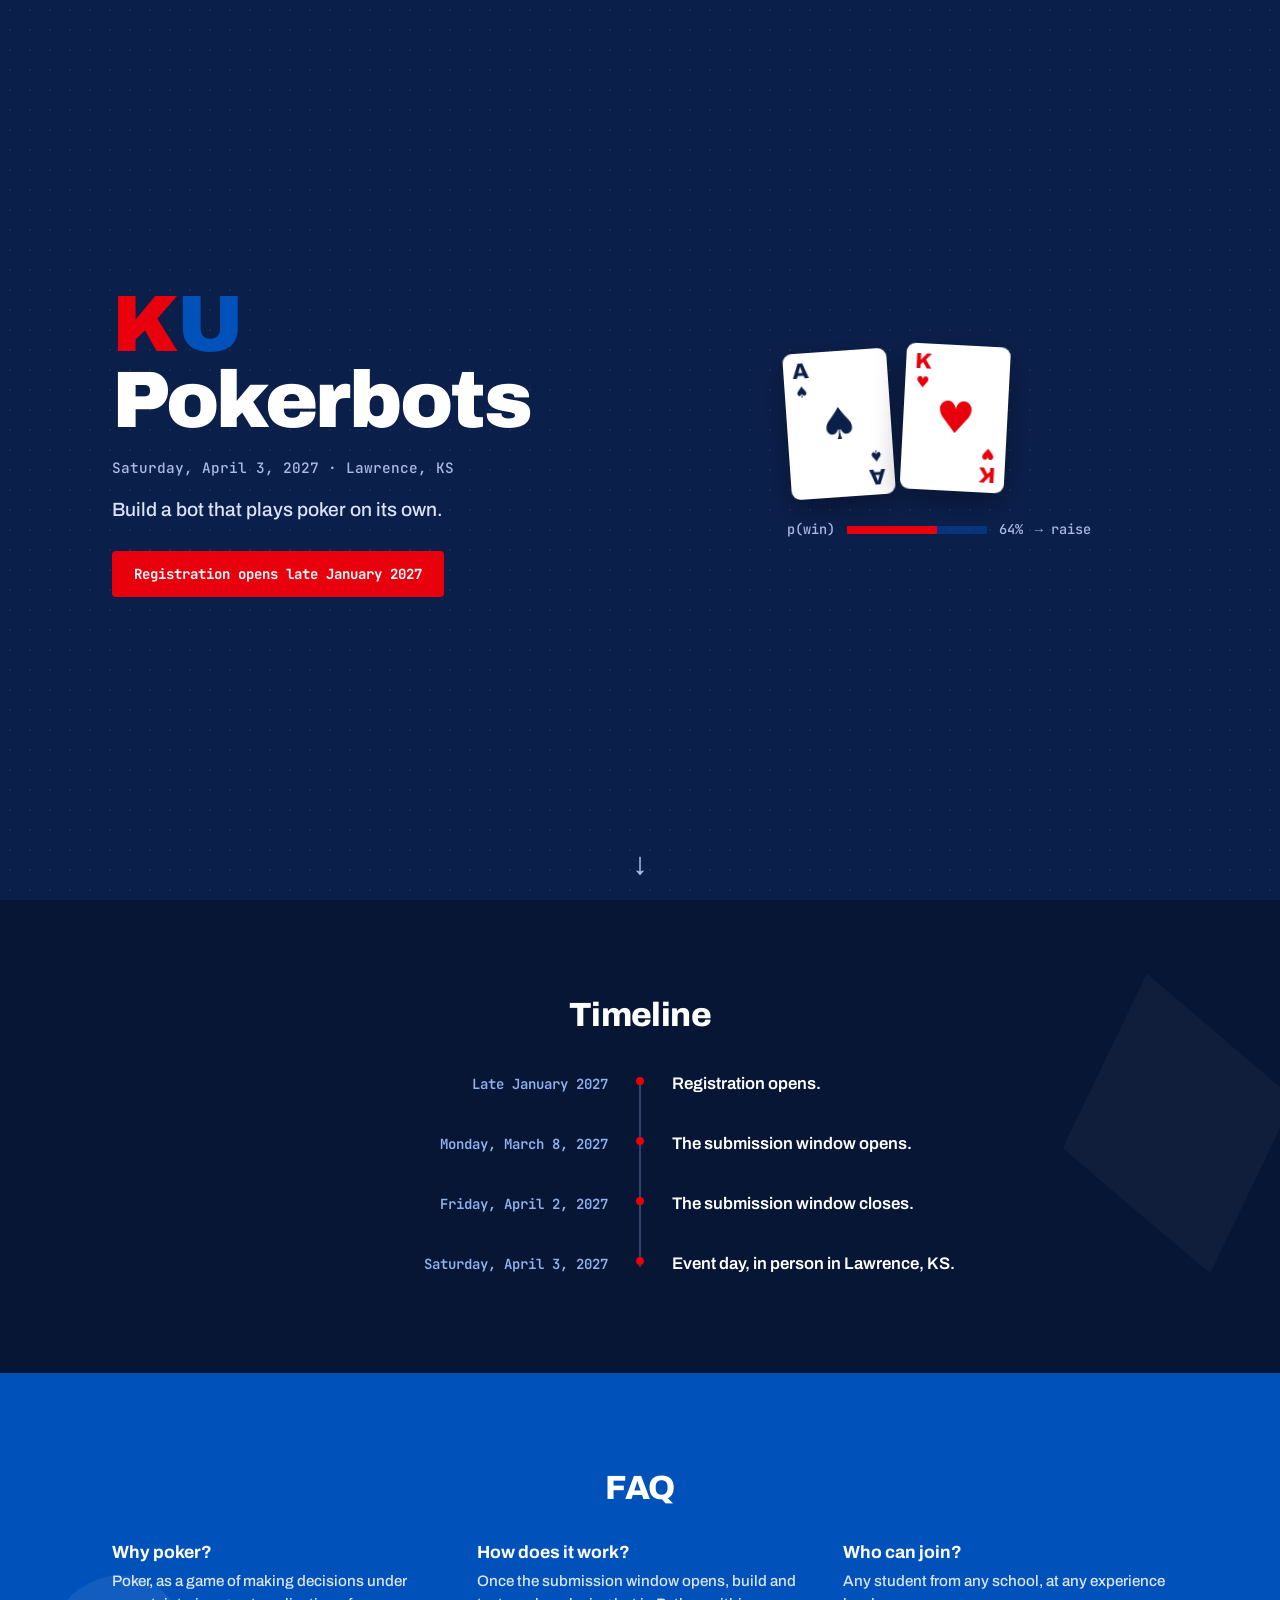
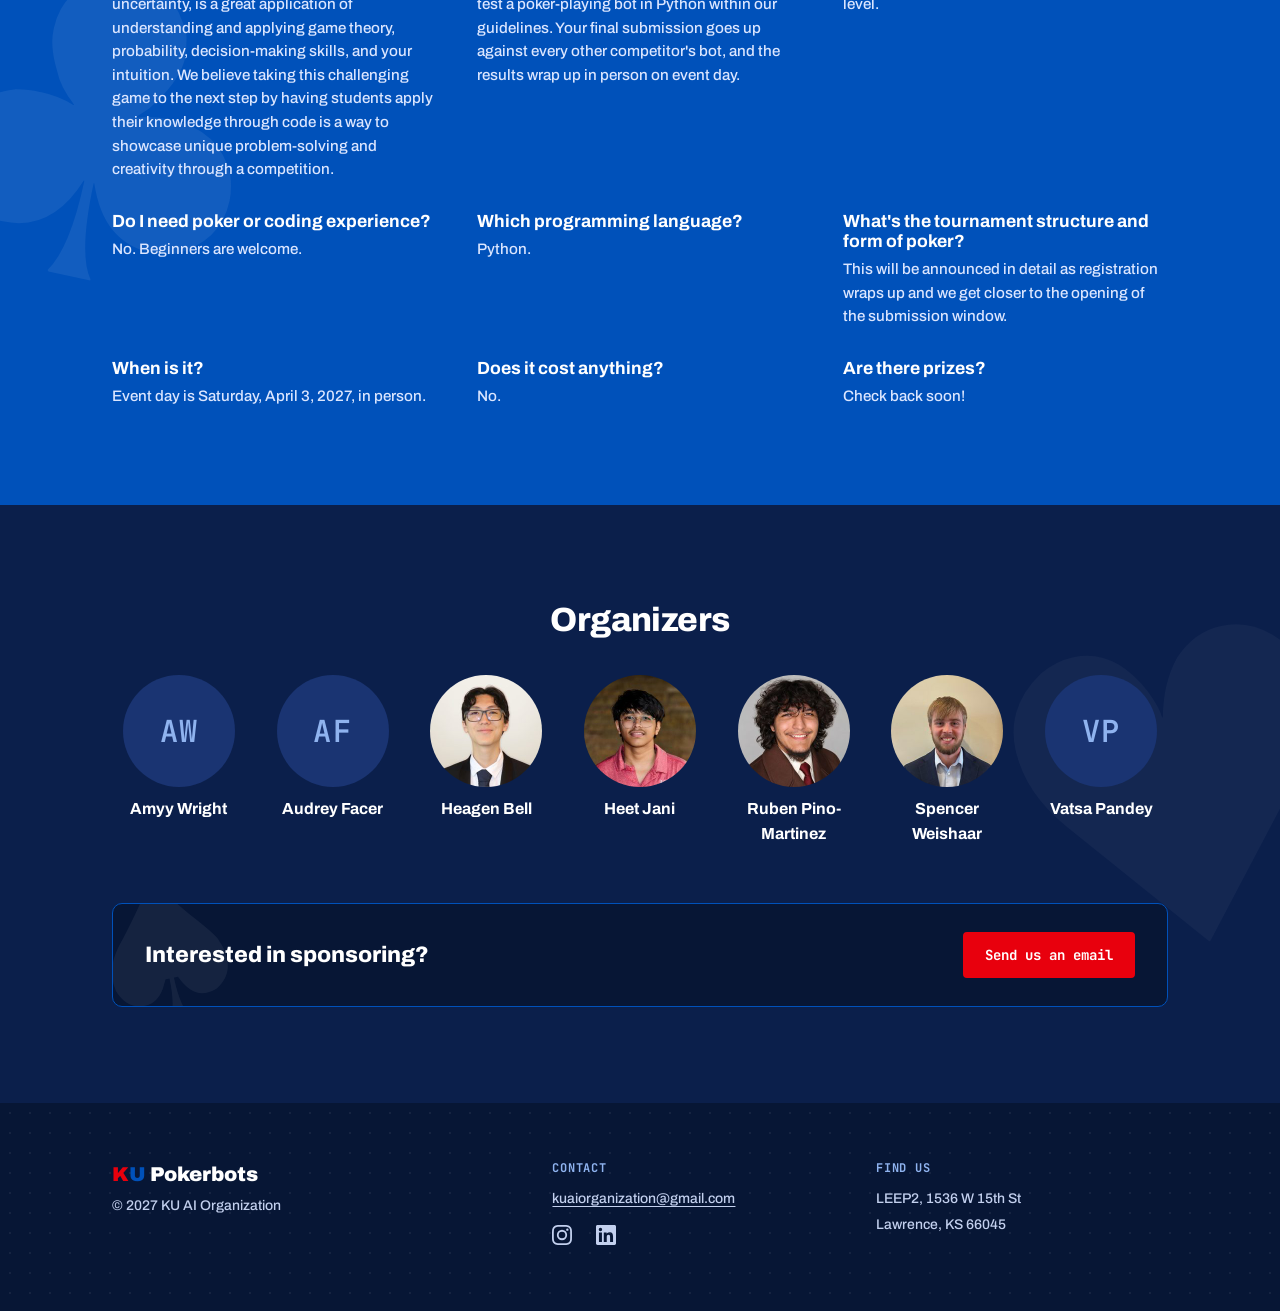
<file: index.html>
<!doctype html>
<html lang="en">
<head>
  <meta charset="utf-8">
  <meta name="viewport" content="width=device-width, initial-scale=1">
  <title>KU Pokerbots</title>
  <meta name="description" content="KU Pokerbots: a poker bot competition hosted by the KU AI Club. Event day is Saturday, April 3, 2027 in Lawrence, KS, open to students from any school, any experience level.">
  <link rel="stylesheet" href="assets/css/style.css">
  <script src="assets/js/hero.js" defer></script>
</head>
<body>
  <main>
    <section class="band band--navy hero">
      <div class="wrap hero-grid">
        <div class="hero-copy">
          <h1 class="wordmark"><span class="ku-k">K</span><span class="ku-u">U</span> Pokerbots</h1>
          <p class="meta">Saturday, April 3, 2027 · Lawrence, KS</p>
          <p class="pitch">Build a bot that plays poker on its own.</p>
          <div class="actions">
            <!-- Enable and link the button when registration opens -->
            <button class="btn btn--primary" type="button" disabled>Registration opens late January 2027</button>
            <!-- TBD(open): event Discord; when decided add <a class="btn btn--secondary" href="DISCORD_URL">Join Discord</a> -->
          </div>
          <!-- TBD(open): sponsors; "Sponsored by" row goes here once confirmed (no logos until approved) -->
        </div>
        <div class="hand" aria-hidden="true">
          <div class="cards">
            <span class="card"><span class="card-flip"><span class="card-face"><span class="card-index">A<span class="card-pip">♠&#xFE0E;</span></span><span class="card-suit">♠&#xFE0E;</span><span class="card-index card-index--flip">A<span class="card-pip">♠&#xFE0E;</span></span></span><span class="card-back"></span></span></span>
            <span class="card card--red"><span class="card-flip"><span class="card-face"><span class="card-index">K<span class="card-pip">♥&#xFE0E;</span></span><span class="card-suit">♥&#xFE0E;</span><span class="card-index card-index--flip">K<span class="card-pip">♥&#xFE0E;</span></span></span><span class="card-back"></span></span></span>
          </div>
          <p class="readout">p(win) <span class="readout-bar"><span class="readout-fill"></span></span> <span class="readout-pct" data-count-to="64">64%</span> <span class="readout-act">→ raise</span></p>
        </div>
      </div>
      <a class="scroll-cue" href="#timeline" aria-label="Scroll to timeline"><span aria-hidden="true">↓</span></a>
    </section>

    <section class="band band--deep has-suit suit-diamond" id="timeline" aria-labelledby="timeline-heading">
      <div class="wrap">
        <h2 class="band-title" id="timeline-heading">Timeline</h2>
        <ol class="timeline">
          <li>
            <span class="tl-date">Late January 2027</span>
            <span class="tl-what">Registration opens.</span>
          </li>
          <li>
            <span class="tl-date">Monday, March 8, 2027</span>
            <span class="tl-what">The submission window opens.</span>
          </li>
          <li>
            <span class="tl-date">Friday, April 2, 2027</span>
            <span class="tl-what">The submission window closes.</span>
          </li>
          <li>
            <span class="tl-date">Saturday, April 3, 2027</span>
            <span class="tl-what">Event day, in person in Lawrence, KS.</span>
          </li>
        </ol>
      </div>
    </section>

    <section class="band band--blue has-suit suit-club suit--left" id="faq" aria-labelledby="faq-heading">
      <div class="wrap">
        <h2 class="band-title" id="faq-heading">FAQ</h2>
        <div class="faq-grid">
          <div class="faq-item">
            <h3>Why poker?</h3>
            <p>Poker, as a game of making decisions under uncertainty, is a great application of understanding and applying game theory, probability, decision-making skills, and your intuition. We believe taking this challenging game to the next step by having students apply their knowledge through code is a way to showcase unique problem-solving and creativity through a competition.</p>
          </div>
          <div class="faq-item">
            <h3>How does it work?</h3>
            <p>Once the submission window opens, build and test a poker-playing bot in Python within our guidelines. Your final submission goes up against every other competitor's bot, and the results wrap up in person on event day.</p>
          </div>
          <div class="faq-item">
            <h3>Who can join?</h3>
            <p>Any student from any school, at any experience level.</p>
          </div>
          <div class="faq-item">
            <h3>Do I need poker or coding experience?</h3>
            <p>No. Beginners are welcome.</p>
          </div>
          <div class="faq-item">
            <h3>Which programming language?</h3>
            <p>Python.</p>
          </div>
          <div class="faq-item">
            <h3>What's the tournament structure and form of poker?</h3>
            <p>This will be announced in detail as registration wraps up and we get closer to the opening of the submission window.</p>
          </div>
          <div class="faq-item">
            <h3>When is it?</h3>
            <p>Event day is Saturday, April 3, 2027, in person.</p>
          </div>
          <div class="faq-item">
            <h3>Does it cost anything?</h3>
            <p>No.</p>
          </div>
          <div class="faq-item">
            <h3>Are there prizes?</h3>
            <p>Check back soon!</p>
          </div>
        </div>
      </div>
    </section>

    <section class="band band--navy has-suit suit-heart" aria-labelledby="organizers-heading">
      <div class="wrap">
        <h2 class="band-title" id="organizers-heading">Organizers</h2>
        <!-- Photo: assets/img/organizers/<name>.jpg, 224px square. No photo: initials in the circle. -->
        <ul class="team">
          <li class="person"><span class="avatar" aria-hidden="true">AW</span><span class="person-name">Amyy Wright</span></li>
          <li class="person"><span class="avatar" aria-hidden="true">AF</span><span class="person-name">Audrey Facer</span></li>
          <li class="person"><img class="avatar" src="assets/img/organizers/heagen-b.jpg" alt="" width="224" height="224" loading="lazy" decoding="async"><span class="person-name">Heagen Bell</span></li>
          <li class="person"><img class="avatar" src="assets/img/organizers/heet-j.jpg" alt="" width="224" height="224" loading="lazy" decoding="async"><span class="person-name">Heet Jani</span></li>
          <li class="person"><img class="avatar" src="assets/img/organizers/ruben-p.jpg" alt="" width="224" height="224" loading="lazy" decoding="async"><span class="person-name">Ruben Pino-Martinez</span></li>
          <li class="person"><img class="avatar" src="assets/img/organizers/spencer-w.jpg" alt="" width="224" height="224" loading="lazy" decoding="async"><span class="person-name">Spencer Weishaar</span></li>
          <li class="person"><span class="avatar" aria-hidden="true">VP</span><span class="person-name">Vatsa Pandey</span></li>
        </ul>

        <div class="cta" id="sponsor">
          <h2>Interested in sponsoring?</h2>
          <a class="btn btn--primary" href="mailto:kuaiorganization@gmail.com">Send us an email</a>
        </div>
      </div>
    </section>
  </main>

  <footer class="site-footer">
    <div class="wrap footer-grid">
      <div>
        <p><a class="footer-name" href="index.html"><span class="ku-k">K</span><span class="ku-u">U</span> Pokerbots</a></p>
        <p>© 2027 KU AI Organization</p>
      </div>
      <div id="contact">
        <p class="footer-heading">Contact</p>
        <ul>
          <li><a href="mailto:kuaiorganization@gmail.com">kuaiorganization@gmail.com</a></li>
        </ul>
        <ul class="social">
          <li><a href="https://www.instagram.com/ku_ai_club/" aria-label="KU AI Club on Instagram"><svg viewBox="0 0 24 24" width="20" height="20" aria-hidden="true" focusable="false"><path fill="currentColor" d="M12 2.16c3.2 0 3.58.01 4.85.07 1.17.05 1.8.25 2.23.41.56.22.96.48 1.38.9.42.42.68.82.9 1.38.16.42.36 1.06.41 2.23.06 1.27.07 1.65.07 4.85s-.01 3.58-.07 4.85c-.05 1.17-.25 1.8-.41 2.23-.22.56-.48.96-.9 1.38-.42.42-.82.68-1.38.9-.42.16-1.06.36-2.23.41-1.27.06-1.65.07-4.85.07s-3.58-.01-4.85-.07c-1.17-.05-1.8-.25-2.23-.41a3.72 3.72 0 0 1-1.38-.9 3.72 3.72 0 0 1-.9-1.38c-.16-.42-.36-1.06-.41-2.23C2.17 15.58 2.16 15.2 2.16 12s.01-3.58.07-4.85c.05-1.17.25-1.8.41-2.23.22-.56.48-.96.9-1.38.42-.42.82-.68 1.38-.9.42-.16 1.06-.36 2.23-.41C8.42 2.17 8.8 2.16 12 2.16M12 0C8.74 0 8.33.01 7.05.07 5.78.13 4.9.33 4.14.63a5.88 5.88 0 0 0-2.13 1.38A5.88 5.88 0 0 0 .63 4.14C.33 4.9.13 5.78.07 7.05.01 8.33 0 8.74 0 12s.01 3.67.07 4.95c.06 1.27.26 2.15.56 2.91.3.79.72 1.46 1.38 2.13a5.88 5.88 0 0 0 2.13 1.38c.76.3 1.64.5 2.91.56C8.33 23.99 8.74 24 12 24s3.67-.01 4.95-.07c1.27-.06 2.15-.26 2.91-.56a5.88 5.88 0 0 0 2.13-1.38 5.88 5.88 0 0 0 1.38-2.13c.3-.76.5-1.64.56-2.91.06-1.28.07-1.69.07-4.95s-.01-3.67-.07-4.95c-.06-1.27-.26-2.15-.56-2.91a5.88 5.88 0 0 0-1.38-2.13A5.88 5.88 0 0 0 19.86.63C19.1.33 18.22.13 16.95.07 15.67.01 15.26 0 12 0zm0 5.84a6.16 6.16 0 1 0 0 12.32 6.16 6.16 0 0 0 0-12.32zM12 16a4 4 0 1 1 0-8 4 4 0 0 1 0 8zm6.41-11.85a1.44 1.44 0 1 0 0 2.88 1.44 1.44 0 0 0 0-2.88z"/></svg></a></li>
          <li><a href="https://www.linkedin.com/company/artificial-intelligence-club-at-the-university-of-kansas/" aria-label="KU AI Club on LinkedIn"><svg viewBox="0 0 24 24" width="20" height="20" aria-hidden="true" focusable="false"><path fill="currentColor" d="M20.45 20.45h-3.56v-5.57c0-1.33-.02-3.04-1.85-3.04-1.85 0-2.14 1.45-2.14 2.94v5.67H9.35V9h3.41v1.56h.05c.48-.9 1.64-1.85 3.37-1.85 3.6 0 4.27 2.37 4.27 5.46v6.28zM5.34 7.43a2.06 2.06 0 1 1 0-4.13 2.06 2.06 0 0 1 0 4.13zM7.12 20.45H3.56V9h3.56v11.45zM22.22 0H1.77C.79 0 0 .77 0 1.73v20.54C0 23.23.79 24 1.77 24h20.45c.98 0 1.78-.77 1.78-1.73V1.73C24 .77 23.2 0 22.22 0z"/></svg></a></li>
        </ul>
      </div>
      <div>
        <p class="footer-heading">Find us</p>
        <p>LEEP2, 1536 W 15th St</p>
        <p>Lawrence, KS 66045</p>
      </div>
    </div>
  </footer>
</body>
</html>
</file>
<file: assets/css/style.css>
/* Poker bot competition site: one stylesheet for every page.
   Fonts (self-hosted, SIL OFL 1.1, licenses in assets/fonts/):
   Archivo variable latin wght, @fontsource-variable/archivo 5.3.0;
   JetBrains Mono variable latin wght, @fontsource-variable/jetbrains-mono 5.3.0. */

@font-face {
  font-family: "Archivo";
  src: url("../fonts/archivo-latin-wght-normal.woff2") format("woff2");
  font-weight: 100 900;
  font-style: normal;
  font-display: swap;
}

@font-face {
  font-family: "JetBrains Mono";
  src: url("../fonts/jetbrains-mono-latin-wght-normal.woff2") format("woff2");
  font-weight: 100 800;
  font-style: normal;
  font-display: swap;
}

:root {
  --navy: #0b1f4b;
  --deep: #071635;
  --blue: #0051ba;
  --blue-soft: #8fb3ef;
  --muted: #a9bbe4;
  --crimson: #e8000d;
  --crimson-hover: #c4000b;
  --white: #fff;
  --on-blue: #dbe6ff;   /* secondary text on the KU-blue band, 5.8:1 */
  --footer-text: #c3d0ee;
  --sans: "Archivo", system-ui, -apple-system, "Segoe UI", Roboto, "Helvetica Neue", Arial, sans-serif;
  --mono: "JetBrains Mono", ui-monospace, "SFMono-Regular", Menlo, Consolas, "Liberation Mono", monospace;
  --gutter: 16px;
}

*,
*::before,
*::after {
  box-sizing: border-box;
}

html {
  scroll-behavior: smooth;
}

@media (prefers-reduced-motion: reduce) {
  html {
    scroll-behavior: auto;
  }
}

body {
  margin: 0;
  background: var(--navy);
  color: var(--white);
  font-family: var(--sans);
  font-size: 1rem;
  font-weight: 500;
  line-height: 1.55;
  overflow-wrap: break-word;
  font-variant-emoji: text;   /* suit glyphs aren't in the web fonts; keep them monochrome, not emoji */
  min-height: 100vh;
  display: flex;
  flex-direction: column;
}

/* Short pages: the content band grows so the footer sits at the bottom. */
body > main,
.page {
  flex: 1 0 auto;
}

a {
  color: var(--white);
  text-underline-offset: 0.18em;
}

a:hover {
  text-decoration-thickness: 2px;
}

:focus-visible {
  outline: 3px solid var(--crimson);
  outline-offset: 3px;
  border-radius: 2px;
}

/* Crimson on KU blue is ~1.5:1, too faint for a focus ring; keep it white there. */
.band--blue :focus-visible,
.cta :focus-visible {
  outline-color: var(--white);
}

/* Link targets: keep headings clear of the top edge. */
[id] {
  scroll-margin-top: 1.5rem;
}

h1,
h2,
h3 {
  line-height: 1.15;
}

/* ---------- Bands ---------- */

.band {
  padding: 64px 0;
}

.band--navy {
  background-color: var(--navy);
}

.band--deep {
  background: var(--deep);
}

.band--blue {
  background: var(--blue);
}

/* Dot grid frames the page: the opening screen and the footer (plus the one-screen 404). */
.hero,
.page,
.site-footer {
  background-image: radial-gradient(rgba(255, 255, 255, 0.06) 1px, transparent 1px);
  background-size: 20px 20px;
}

/* Content sections get one large, faint suit cropped off an edge instead. */
.has-suit {
  position: relative;
  overflow: hidden;
}

.has-suit > .wrap {
  position: relative;
  z-index: 1;
}

.has-suit::after {
  position: absolute;
  top: 50%;
  right: -60px;
  font-size: 260px;
  line-height: 1;
  color: rgba(255, 255, 255, 0.035);
  transform: translateY(-50%) rotate(-12deg);
  pointer-events: none;
}

.suit--left::after {
  right: auto;
  left: -60px;
  transform: translateY(-50%) rotate(12deg);
}

.band--blue.has-suit::after {
  color: rgba(255, 255, 255, 0.07);
}

/* Second declaration hides the glyph from screen readers where supported. */
.suit-diamond::after {
  content: "\2666\FE0E";
  content: "\2666\FE0E" / "";
}

.suit-club::after {
  content: "\2663\FE0E";
  content: "\2663\FE0E" / "";
}

.suit-heart::after {
  content: "\2665\FE0E";
  content: "\2665\FE0E" / "";
}

.wrap {
  max-width: 1120px;
  margin: 0 auto;
  padding: 0 var(--gutter);
}

.band-title {
  text-align: center;
  font-size: 1.75rem;
  font-weight: 800;
  letter-spacing: -0.015em;
  margin: 0 0 28px;
}

.tag {
  font-family: var(--mono);
  font-size: 0.8em;
  font-weight: 400;
  color: var(--muted);
  white-space: nowrap;
}

.band--blue .tag {
  color: var(--on-blue);
}

/* ---------- Hero ---------- */

/* Full-screen opening on every device; min-height so short phones grow instead of clipping. */
.hero {
  position: relative;
  min-height: 100vh;
  min-height: 100svh;
  display: flex;
  flex-direction: column;
  justify-content: center;
  padding: 56px 0 96px;
}

.hero > .wrap {
  width: 100%;
}

.scroll-cue {
  position: absolute;
  left: 50%;
  bottom: 20px;
  transform: translateX(-50%);
  display: flex;
  flex-direction: column;
  align-items: center;
  padding: 6px 10px;
  font-size: 1.25rem;
  line-height: 1;
  color: var(--muted);
  text-decoration: none;
}

.scroll-cue:hover {
  color: var(--white);
}

.hero-grid {
  display: grid;
  grid-template-columns: minmax(0, 1fr);
  gap: 40px;
  align-items: center;
}

.wordmark {
  font-size: clamp(2.5rem, 11vw, 5rem);
  font-weight: 900;
  line-height: 0.95;
  letter-spacing: -0.03em;
  margin: 0;
  overflow-wrap: anywhere;
}

/* Official KU colours on the "KU". The blue U is low-contrast on navy by design;
   logotypes are exempt from WCAG 1.4.3 and the text still reads "KU Pokerbots". */
.ku-k {
  color: var(--crimson);
}

.ku-u {
  color: var(--blue);
}

.meta {
  font-family: var(--mono);
  font-size: 0.9rem;
  color: var(--muted);
  margin: 18px 0 0;
}

.pitch {
  font-size: 1.2rem;
  color: #dbe4f7;
  margin: 16px 0 0;
  max-width: 30em;
}

.actions {
  display: flex;
  flex-wrap: wrap;
  gap: 12px;
  margin-top: 26px;
}

/* ---------- Buttons ---------- */

.btn {
  display: inline-block;
  font-family: var(--mono);
  font-size: 0.875rem;
  font-weight: 700;
  line-height: 1.3;
  padding: 12px 20px;
  border: 2px solid transparent;
  border-radius: 4px;
  text-decoration: none;
  text-align: center;
  cursor: pointer;
  max-width: 100%;
}

.btn--primary {
  background: var(--crimson);
  border-color: var(--crimson);
  color: var(--white);
}

a.btn--primary:hover {
  background: var(--crimson-hover);
  border-color: var(--crimson-hover);
}

.btn--primary[disabled] {
  cursor: not-allowed;
}

.btn--secondary {
  background: rgba(0, 81, 186, 0.25);
  border-color: var(--blue);
  color: var(--white);
}

a.btn--secondary:hover {
  background: rgba(0, 81, 186, 0.45);
}

.btn--light {
  background: var(--white);
  border-color: var(--white);
  color: var(--navy);
  white-space: nowrap;
}

a.btn--light:hover {
  background: #e6edff;
  border-color: #e6edff;
}

/* ---------- Hero hand (decorative) ---------- */

.hand {
  justify-self: start;
}

.cards {
  display: flex;
  gap: 12px;
  padding-top: 8px;
  perspective: 700px;
}

/* --lift (0 to 1) is set by assets/js/hero.js as the hero scrolls away; 0 without it. */
.card {
  position: relative;
  display: inline-block;
  width: 96px;
  height: 134px;
  font-weight: 800;
  font-size: 1.6rem;
  line-height: 1;
  transform: rotate(calc(-4deg - var(--lift, 0) * 6deg)) translateY(calc(var(--lift, 0) * -18px));
}

.card + .card {
  transform: rotate(calc(3deg + var(--lift, 0) * 8deg)) translateY(calc(-6px - var(--lift, 0) * 26px));
}

.card-flip {
  position: absolute;
  inset: 0;
  transform-style: preserve-3d;
}

.card-face,
.card-back {
  position: absolute;
  inset: 0;
  border-radius: 9px;
  box-shadow: 0 10px 30px rgba(0, 0, 0, 0.35);
  backface-visibility: hidden;
}

.card-face {
  background: var(--white);
  color: var(--navy);
}

.card-back {
  transform: rotateY(180deg);
  border: 5px solid var(--white);
  background-color: var(--blue);
  background-image: repeating-linear-gradient(45deg, rgba(255, 255, 255, 0.18) 0 4px, transparent 4px 9px);
}

.card--red .card-face {
  color: var(--crimson);
}

.card-suit {
  position: absolute;
  top: 50%;
  left: 50%;
  transform: translate(-50%, -50%);
  font-size: 2.6rem;
}

/* Corner index: rank over a small suit, mirrored in the bottom-right like a real card. */
.card-index {
  position: absolute;
  top: 8px;
  left: 9px;
  display: flex;
  flex-direction: column;
  align-items: center;
  gap: 2px;
  font-size: 0.78em;
}

.card-index--flip {
  top: auto;
  left: auto;
  bottom: 8px;
  right: 9px;
  transform: rotate(180deg);
}

.card-pip {
  font-size: 0.7em;
}

.readout {
  font-family: var(--mono);
  font-size: 0.85rem;
  color: var(--muted);
  margin: 22px 0 0;
  display: flex;
  align-items: center;
  gap: 12px;
  white-space: nowrap;
}

.readout-bar {
  display: inline-block;
  position: relative;
  width: 120px;
  height: 8px;
  border-radius: 1px;
  background: rgba(0, 81, 186, 0.45);
}

.readout-fill {
  position: absolute;
  top: 0;
  bottom: 0;
  left: 0;
  width: 64%;
  border-radius: 1px;
  background: var(--crimson);
  transform-origin: left;
}

.readout-pct {
  display: inline-block;
  min-width: 3ch;
  text-align: right;
}

/* ---------- Hero entrance (plays once; skipped under reduced motion) ----------
   Beat 1 (0s): name + face-down cards. Beat 2: details rise. Beat 3: cards turn up.
   Beat 4: p(win) bar fills while hero.js counts 0 -> 64%. Then "-> raise" and the scroll cue.
   Without animation every element simply shows its final state. */

@media (prefers-reduced-motion: no-preference) {
  .hero {
    --fill-start: 2.4s;
    --fill-dur: 1.5s;
  }

  .hero .wordmark {
    animation: hero-name 0.6s cubic-bezier(0.2, 0.7, 0.2, 1) both;
  }

  .hero .meta {
    animation: hero-rise 0.6s ease-out 0.7s both;
  }

  .hero .pitch {
    animation: hero-rise 0.6s ease-out 0.85s both;
  }

  .hero .actions {
    animation: hero-rise 0.6s ease-out 1s both;
  }

  .card-flip {
    animation: hero-turn-up 0.65s cubic-bezier(0.3, 0.7, 0.3, 1) 1.4s both;
  }

  .card + .card .card-flip {
    animation-delay: 1.6s;
  }

  .readout {
    animation: hero-fade 0.5s ease-out 2.2s both;
  }

  .readout-fill {
    animation: hero-fill var(--fill-dur) cubic-bezier(0.65, 0, 0.35, 1) var(--fill-start) both;
  }

  .readout-act {
    animation: hero-fade 0.4s ease-out calc(var(--fill-start) + var(--fill-dur) + 0.1s) both;
  }

  .scroll-cue {
    animation: hero-fade 0.6s ease-out calc(var(--fill-start) + var(--fill-dur) + 0.4s) both;
  }
}

@keyframes hero-name {
  from { opacity: 0; transform: scale(0.96); }
  to { opacity: 1; transform: none; }
}

@keyframes hero-rise {
  from { opacity: 0; transform: translateY(18px); }
  to { opacity: 1; transform: none; }
}

@keyframes hero-fade {
  from { opacity: 0; }
  to { opacity: 1; }
}

@keyframes hero-turn-up {
  from { transform: rotateY(180deg); }
  to { transform: rotateY(0); }
}

@keyframes hero-fill {
  from { transform: scaleX(0); }
  to { transform: scaleX(1); }
}

/* ---------- Timeline ---------- */

.timeline {
  position: relative;
  list-style: none;
  margin: 0 auto;
  padding: 0;
  max-width: 800px;
}

/* The line runs from the first dot to the last. */
.timeline::before {
  content: "";
  position: absolute;
  left: 5px;
  top: 10px;
  bottom: 10px;
  width: 2px;
  background: rgba(143, 179, 239, 0.3);
}

.timeline li {
  position: relative;
  display: grid;
  grid-template-columns: minmax(0, 1fr);
  gap: 2px;
  padding-left: 32px;
  margin: 0 0 28px;
}

.timeline li::before {
  content: "";
  position: absolute;
  left: 2px;
  top: 6px;
  width: 8px;
  height: 8px;
  border-radius: 50%;
  background: var(--crimson);
}

.timeline li:last-child {
  margin-bottom: 0;
}

.tl-date {
  font-family: var(--mono);
  font-size: 0.875rem;
  font-weight: 600;
  color: var(--blue-soft);
}

.tl-what {
  font-size: 1.05rem;
  font-weight: 600;
}


/* ---------- FAQ ---------- */

.faq-grid {
  display: grid;
  grid-template-columns: minmax(0, 1fr);
  gap: 26px 40px;
}

.faq-item h3 {
  font-size: 1.1rem;
  font-weight: 700;
  margin: 0 0 6px;
}

.faq-item p {
  margin: 0;
  color: var(--on-blue);
  font-size: 0.95rem;
}

/* ---------- Organizers ---------- */

/* Flex so a short last row centres instead of hanging left (7 people). */
.team {
  --cols: 2;
  --col-gap: 16px;
  list-style: none;
  margin: 0;
  padding: 0;
  display: flex;
  flex-wrap: wrap;
  justify-content: center;
  gap: 26px var(--col-gap);
  text-align: center;
}

.person {
  width: calc((100% - (var(--cols) - 1) * var(--col-gap)) / var(--cols));
}

.avatar {
  display: grid;
  place-items: center;
  width: 100%;
  max-width: 96px;
  aspect-ratio: 1;
  margin: 0 auto;
  border-radius: 50%;
  background: #1a3472;
  color: var(--blue-soft);
  font-family: var(--mono);
  font-size: 1.6rem;
  font-weight: 600;
  letter-spacing: 0.04em;
}

img.avatar {
  height: auto;
  object-fit: cover;
}

.person-name {
  display: block;
  margin-top: 10px;
  font-weight: 700;
}

.person-role {
  display: block;
  font-family: var(--mono);
  font-size: 0.8rem;
  color: var(--muted);
}

/* ---------- Sponsor banner ---------- */

.cta {
  display: flex;
  flex-direction: column;
  align-items: flex-start;
  gap: 18px;
  margin-top: 48px;
  padding: 24px 20px;
  border-radius: 10px;
  /* Card-table panel: KU Blue frames it, the crimson button is the only red. */
  position: relative;
  overflow: hidden;
  background: var(--deep);
  border: 1px solid var(--blue);
}

/* Faded spade, same treatment as the section suit watermarks. */
.cta::after {
  content: "\2660\FE0E";
  content: "\2660\FE0E" / "";
  position: absolute;
  left: -36px;
  top: 50%;
  font-size: 200px;
  line-height: 1;
  color: rgba(255, 255, 255, 0.06);
  transform: translateY(-50%) rotate(-12deg);
  pointer-events: none;
}

.cta > * {
  position: relative;
  z-index: 1;
}

.cta h2 {
  font-size: 1.4rem;
  font-weight: 800;
  margin: 0;
}

/* ---------- 404 ---------- */

.back-link {
  display: inline-block;
  margin-bottom: 28px;
  font-family: var(--mono);
  font-size: 0.875rem;
  font-weight: 600;
  color: var(--muted);
}

.back-link:hover {
  color: var(--white);
}

.prose {
  display: block;
  max-width: 42em;
}

.prose h1 {
  font-size: clamp(2.25rem, 9vw, 3.5rem);
  font-weight: 900;
  letter-spacing: -0.03em;
  margin: 0 0 24px;
  overflow-wrap: anywhere;
}

.prose p {
  margin: 0 0 12px;
  color: #dbe4f7;
}

/* ---------- Footer ---------- */

.site-footer {
  background-color: var(--deep);
  color: var(--footer-text);
  font-size: 0.875rem;
}

.footer-grid {
  display: grid;
  grid-template-columns: minmax(0, 1fr);
  gap: 24px;
  padding-top: 40px;
  padding-bottom: 40px;
}

.site-footer p {
  margin: 0 0 5px;
}

.site-footer ul {
  list-style: none;
  margin: 0;
  padding: 0;
}

.site-footer li {
  margin: 0 0 5px;
}

.site-footer a {
  color: var(--footer-text);
}

.site-footer a:hover {
  color: var(--white);
}

.footer-name {
  font-size: 1.25rem;
  font-weight: 900;
  text-decoration: none;
  overflow-wrap: anywhere;
}

.site-footer .footer-name {
  color: var(--white);
}

/* Social icons: 40px hit area around a 20px glyph. */
.site-footer .social {
  display: flex;
  gap: 4px;
  margin: 6px 0 0 -10px;
}

.site-footer .social li {
  margin: 0;
}

.site-footer .social a {
  display: grid;
  place-items: center;
  width: 40px;
  height: 40px;
}

.footer-heading {
  font-family: var(--mono);
  font-size: 0.75rem;
  font-weight: 700;
  letter-spacing: 0.06em;
  text-transform: uppercase;
  color: var(--blue-soft);
}

.site-footer .footer-heading {
  margin-bottom: 10px;
}

/* ---------- Small phones ---------- */

@media (min-width: 420px) {
  .team {
    --cols: 3;
  }
}

/* ---------- Laptop and up ---------- */

@media (min-width: 760px) {
  :root {
    --gutter: 32px;
  }

  .band {
    padding: 96px 0;
  }

  .band-title {
    font-size: 2.1rem;
    margin-bottom: 36px;
  }

  .hero {
    padding: 88px 0 104px;
  }

  .hero-grid {
    grid-template-columns: minmax(0, 1.2fr) minmax(0, 1fr);
    gap: 48px;
  }

  /* Narrower copy column in the two-column hero: keep real names from breaking mid-word. */
  .wordmark {
    font-size: clamp(2.5rem, 6.5vw, 5rem);
  }

  .hand {
    justify-self: center;
  }

  .card {
    width: 104px;
    height: 146px;
    font-size: 1.75rem;
  }

  .card-suit {
    font-size: 2.75rem;
  }

  .readout-bar {
    width: 140px;
  }

  /* Centre spine under the hero's scroll arrow: dates left of the line, events right. */
  .timeline::before {
    left: calc(50% - 1px);
  }

  .timeline li {
    grid-template-columns: minmax(0, 1fr) minmax(0, 1fr);
    column-gap: 64px;
    align-items: baseline;
    padding-left: 0;
    margin-bottom: 34px;
  }

  .timeline li::before {
    left: calc(50% - 4px);
  }

  .tl-date {
    text-align: right;
  }

  .faq-grid {
    grid-template-columns: repeat(3, minmax(0, 1fr));
    gap: 30px 40px;
  }

  .team {
    --cols: 4;
    --col-gap: 20px;
    row-gap: 28px;
  }

  .avatar {
    max-width: 112px;
    font-size: 1.9rem;
  }

  .has-suit::after {
    right: -90px;
    font-size: 420px;
  }

  .suit--left::after {
    right: auto;
    left: -90px;
  }

  .cta {
    flex-direction: row;
    align-items: center;
    justify-content: space-between;
    gap: 24px;
    margin-top: 56px;
    padding: 28px 32px;
  }

  .footer-grid {
    grid-template-columns: minmax(0, 1.4fr) repeat(2, minmax(0, 1fr));
    gap: 32px;
    padding-top: 56px;
    padding-bottom: 56px;
  }
}

/* ---------- Desktop ---------- */

@media (min-width: 1024px) {
  .team {
    --cols: 7;
  }
}
</file>
